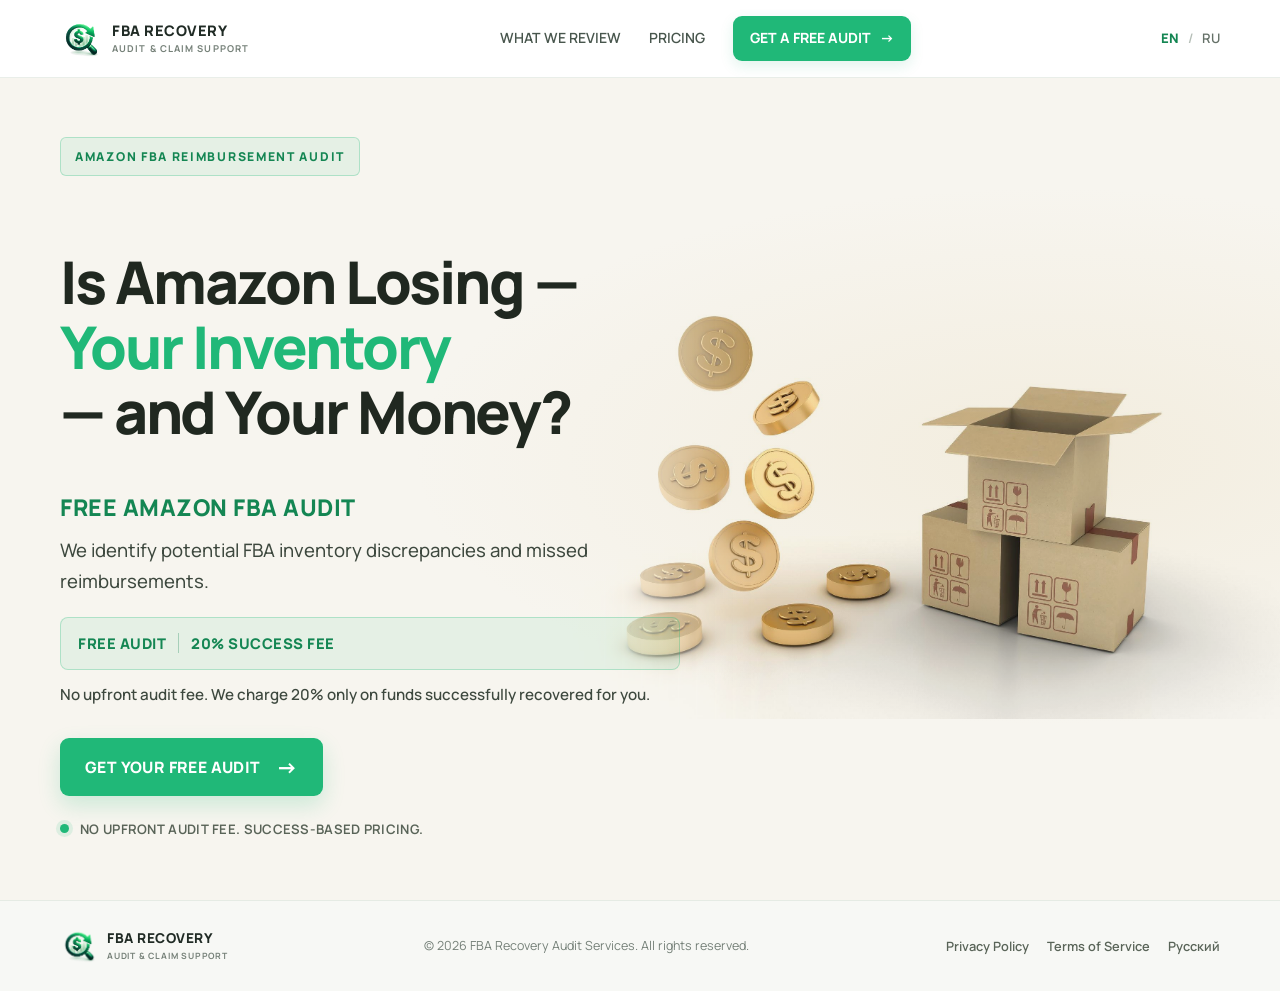
<file: index.html>
<!DOCTYPE html>
<html lang="en">
<head>
  <meta charset="UTF-8">
  <meta name="viewport" content="width=device-width, initial-scale=1.0">

  <title>Amazon FBA Reimbursement Recovery | Free Audit</title>

  <meta
    name="description"
    content="Free Amazon FBA reimbursement audit. We identify potential eligible claims, handle case preparation and follow-up with your authorization, and charge a 20% success fee on recovered reimbursements."
  >

  <meta name="theme-color" content="#101c2c">
  
<link rel="preconnect" href="https://fonts.googleapis.com">
<link rel="preconnect" href="https://fonts.gstatic.com" crossorigin>
<link
  href="https://fonts.googleapis.com/css2?family=Manrope:wght@400;500;600;700;800&display=swap"
  rel="stylesheet"
>


  <link rel="stylesheet" href="Styles/hero.css">
  <link rel="stylesheet" href="style.css">
</head>

<body>


<header class="header">
  <div class="container header__inner">

  
<a href="index.html" class="logo" aria-label="FBA Recovery home">
  <img
    src="images/logo-audit.png"
    alt=""
    class="logo__image"
    aria-hidden="true"
  >

  <span class="logo__text">
    <strong>FBA RECOVERY</strong>
    <small>AUDIT &amp; CLAIM SUPPORT</small>
  </span>
</a>


    <nav class="nav" aria-label="Main navigation">
      <a href="services-process.html">What We Review</a>
      <a href="pricing.html">Pricing</a>
      <a href="contact.html" class="nav__cta">Get a Free Audit <span aria-hidden="true">→</span></a>
    </nav>

    <div class="language-switch" aria-label="Choose language">
      <a href="index.html" class="language-switch__active" aria-current="page">EN</a>
      <span aria-hidden="true">/</span>
      <a href="ru.html">RU</a>
    </div>

  </div>
</header>

 
<main>
  

<section class="hero">
  <div class="container hero__inner">

    <div class="hero__content">

      <span class="eyebrow">
        AMAZON FBA REIMBURSEMENT AUDIT
      </span>

      <h1 class="hero__title">
        Is Amazon Losing — 
        <span> Your Inventory</span>
         — and Your Money?
      </h1>

      
<div class="hero__offer">

  <h2 class="hero__offer-title">
    FREE AMAZON FBA AUDIT
  </h2>

  <p class="hero__offer-description">
    We identify potential FBA inventory discrepancies
    and missed reimbursements.
  </p>

  <div class="hero__pricing">
    <span class="hero__pricing-title">
      FREE AUDIT
    </span>

    <span class="hero__pricing-divider" aria-hidden="true"></span>

    <span class="hero__pricing-title">
      20% SUCCESS FEE
    </span>
  </div>

  <p class="hero__offer-note">
    No upfront audit fee. We charge 20% only on funds
    successfully recovered for you.
  </p>

</div>


      <div class="hero__actions">
        <a href="contact.html" class="button button--primary">
          GET YOUR FREE AUDIT
          <span aria-hidden="true">→</span>
        </a>
      </div>

      <div class="hero__note">
        <span class="status-dot" aria-hidden="true"></span>
        NO UPFRONT AUDIT FEE. SUCCESS-BASED PRICING.
      </div>

    </div>

  </div>
</section>



</main>


<footer class="footer">
  <div class="container footer__inner">

   
<a href="index.html" class="logo logo--footer" aria-label="FBA Recovery home">
  <img
    src="images/logo-audit.png"
    alt="logo"
    class="logo__image"
    aria-hidden="true"
  >

  <span class="logo__text">
    <strong>FBA RECOVERY</strong>
    <small>AUDIT &amp; CLAIM SUPPORT</small>
  </span>
</a>


    <p class="footer__copyright">
      © <span id="year">2026</span>
      FBA Recovery Audit Services. All rights reserved.
    </p>

    <nav class="footer__links" aria-label="Legal information">
      <a href="privacy-policy.html">Privacy Policy</a>
      <a href="terms.html">Terms of Service</a>
      <a href="ru.html">Русский</a>
    </nav>

  </div>
</footer>

  <script>
    document.getElementById("year").textContent =
      new Date().getFullYear();
  </script>

</body>
</html>
</file>
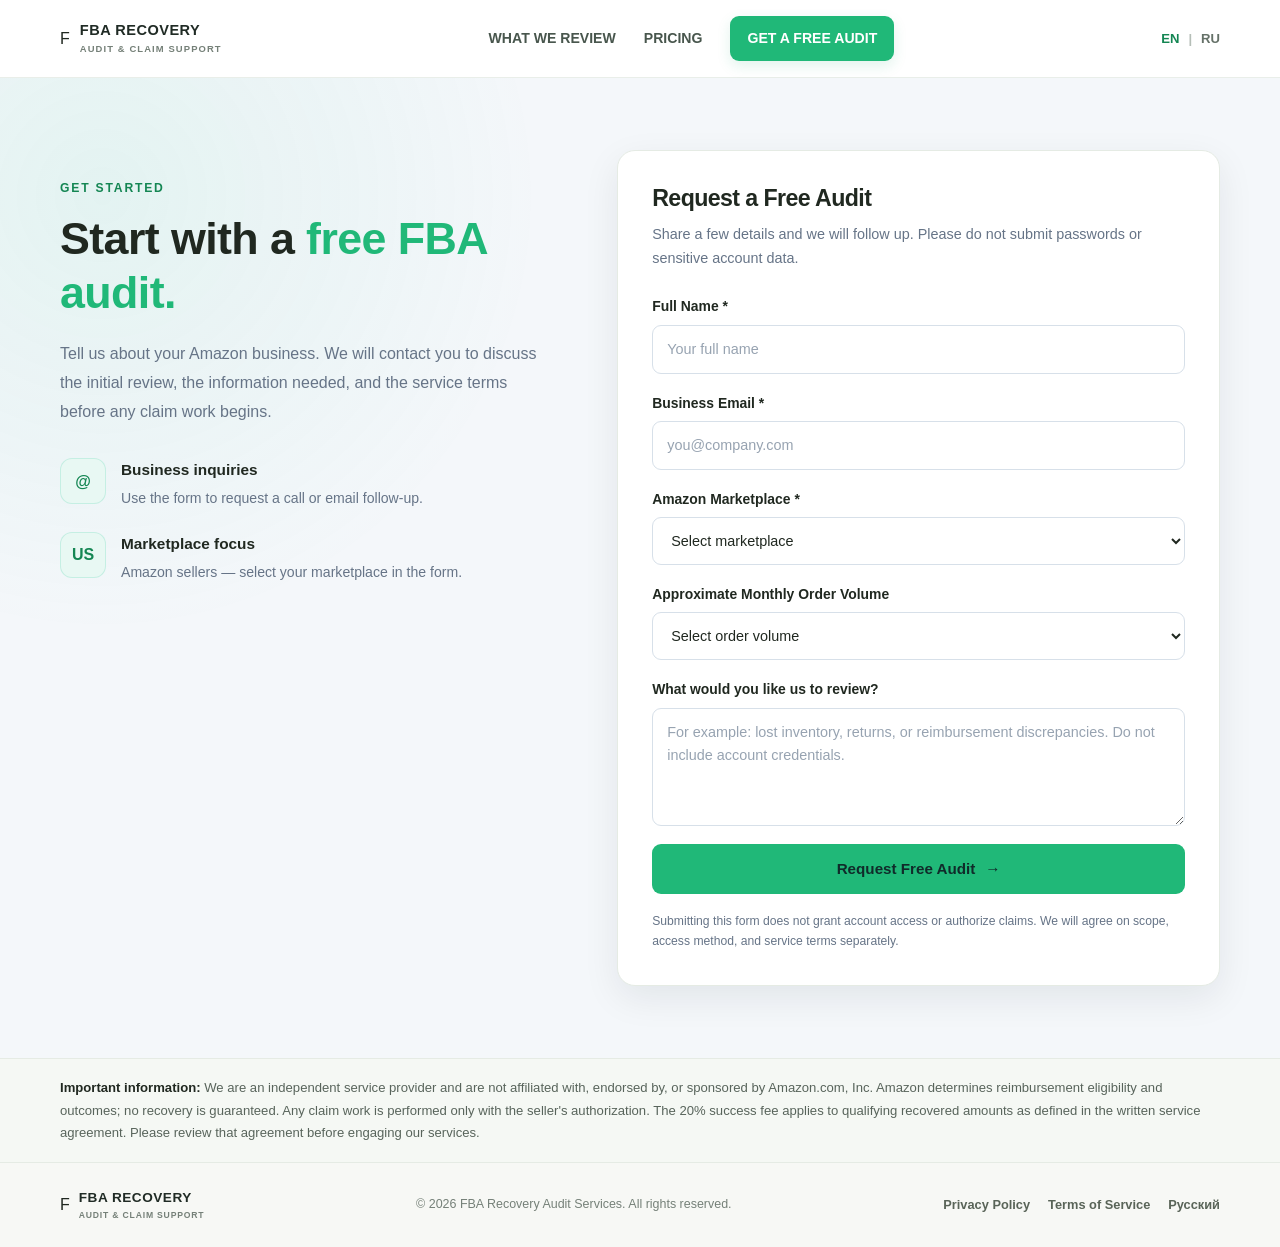
<file: contact.html>
<!DOCTYPE html>
<html lang="en">
<head>
  <meta charset="UTF-8">
  <meta name="viewport" content="width=device-width, initial-scale=1.0">
  <meta
    name="description"
    content="Request a free Amazon FBA reimbursement audit from FBA Recovery."
  >
  <title>Contact Us | FBA Recovery</title>

  <link rel="stylesheet" href="Styles/contact.css">
   <link rel="stylesheet" href="style.css">
  
</head>
<body>
      <header class="header">
    <div class="container header__inner">

      <a href="index.html" class="logo" aria-label="FBA Recovery home">
        <span class="logo__icon">F</span>

        <span class="logo__text">
          <strong>FBA RECOVERY</strong>
          <small>AUDIT &amp; CLAIM SUPPORT</small>
        </span>
      </a>

      <nav class="nav" aria-label="Main navigation">
        <a href="services-process.html">What We Review</a>
        <a href="pricing.html">Pricing</a>
        <a href="contact.html" class="nav__cta">Get a Free Audit</a>
      </nav>

      <div class="language-switch" aria-label="Choose language">
        <a
          href="index.html"
          class="language-switch__active"
          aria-current="page"
        >EN</a>

        <span>|</span>

        <a href="ru.html">RU</a>
      </div>

    </div>
  </header>

  <main>
    <!-- CONTACT -->
    <section class="section contact" id="contact">
      <div class="container contact__grid">

        <div class="contact__content">

          <span class="eyebrow">GET STARTED</span>

          <h2>
            Start with a
            <span>free FBA audit.</span>
          </h2>

          <p class="contact__description">
            Tell us about your Amazon business. We will contact
            you to discuss the initial review, the information
            needed, and the service terms before any claim work begins.
          </p>

          <div class="contact__detail">
            <span class="contact__detail-icon" aria-hidden="true">@</span>

            <div>
              <strong>Business inquiries</strong>
              <p>
                Use the form to request a call or email follow-up.
              </p>
            </div>
          </div>

          <div class="contact__detail">
            <span class="contact__detail-icon" aria-hidden="true">US</span>

            <div>
              <strong>Marketplace focus</strong>
              <p>
                Amazon sellers — select your marketplace in the form.
              </p>
            </div>
          </div>

        </div>

        <form
          class="contact-form"
          name="audit-inquiry"
          method="POST"
          data-netlify="true"
          action="/thank-you.html"
        >
          <input
            type="hidden"
            name="form-name"
            value="audit-inquiry"
          >

          <h3>Request a Free Audit</h3>

          <p class="contact-form__intro">
            Share a few details and we will follow up.
            Please do not submit passwords or sensitive account data.
          </p>

          <div class="form-group">
            <label for="name">Full Name *</label>
            <input
              type="text"
              id="name"
              name="name"
              placeholder="Your full name"
              autocomplete="name"
              required
            >
          </div>

          <div class="form-group">
            <label for="email">Business Email *</label>
            <input
              type="email"
              id="email"
              name="email"
              placeholder="you@company.com"
              autocomplete="email"
              required
            >
          </div>

          <div class="form-group">
            <label for="marketplace">Amazon Marketplace *</label>
            <select id="marketplace" name="marketplace" required>
              <option value="" disabled selected>Select marketplace</option>
              <option value="Amazon US">Amazon US</option>
              <option value="Amazon Canada">Amazon Canada</option>
              <option value="Amazon Europe">Amazon Europe</option>
              <option value="Other">Other</option>
            </select>
          </div>

          <div class="form-group">
            <label for="volume">Approximate Monthly Order Volume</label>
            <select id="volume" name="monthly-order-volume">
              <option value="">Select order volume</option>
              <option value="Under 500">Under 500 orders</option>
              <option value="500-2000">500–2,000 orders</option>
              <option value="2000+">Over 2,000 orders</option>
            </select>
          </div>

          <div class="form-group">
            <label for="message">What would you like us to review?</label>
            <textarea
              id="message"
              name="message"
              rows="4"
              placeholder="For example: lost inventory, returns, or reimbursement discrepancies. Do not include account credentials."
            ></textarea>
          </div>

          <button
            type="submit"
            class="button button--primary button--full"
          >
            Request Free Audit
            <span aria-hidden="true">→</span>
          </button>

          <p class="contact-form__privacy">
            Submitting this form does not grant account access
            or authorize claims. We will agree on scope, access
            method, and service terms separately.
          </p>

        </form>

      </div>
    </section>
  </main>

  
    <!-- DISCLAIMER -->
    <section class="disclaimer">
      <div class="container">

        <p>
          <strong>Important information:</strong>
          We are an independent service provider and are not
          affiliated with, endorsed by, or sponsored by Amazon.com, Inc.
          Amazon determines reimbursement eligibility and outcomes;
          no recovery is guaranteed. Any claim work is performed only
          with the seller's authorization. The 20% success fee applies
          to qualifying recovered amounts as defined in the written
          service agreement. Please review that agreement before
          engaging our services.
        </p>

      </div>
    </section>

  </main>



  <!-- FOOTER -->
  <footer class="footer">
    <div class="container footer__inner">

      <a
        href="index.html"
        class="logo logo--footer"
        aria-label="FBA Recovery home"
      >
        <span class="logo__icon">F</span>

        <span class="logo__text">
          <strong>FBA RECOVERY</strong>
          <small>AUDIT &amp; CLAIM SUPPORT</small>
        </span>
      </a>


      <p class="footer__copyright">
        © <span id="year">2026</span>
        FBA Recovery Audit Services. All rights reserved.
      </p>


      <div class="footer__links">
        <a href="privacy-policy.html">Privacy Policy</a>
        <a href="terms.html">Terms of Service</a>
        <a href="ru.html">Русский</a>
      </div>

    </div>
  </footer>


</body>
</html>
</file>
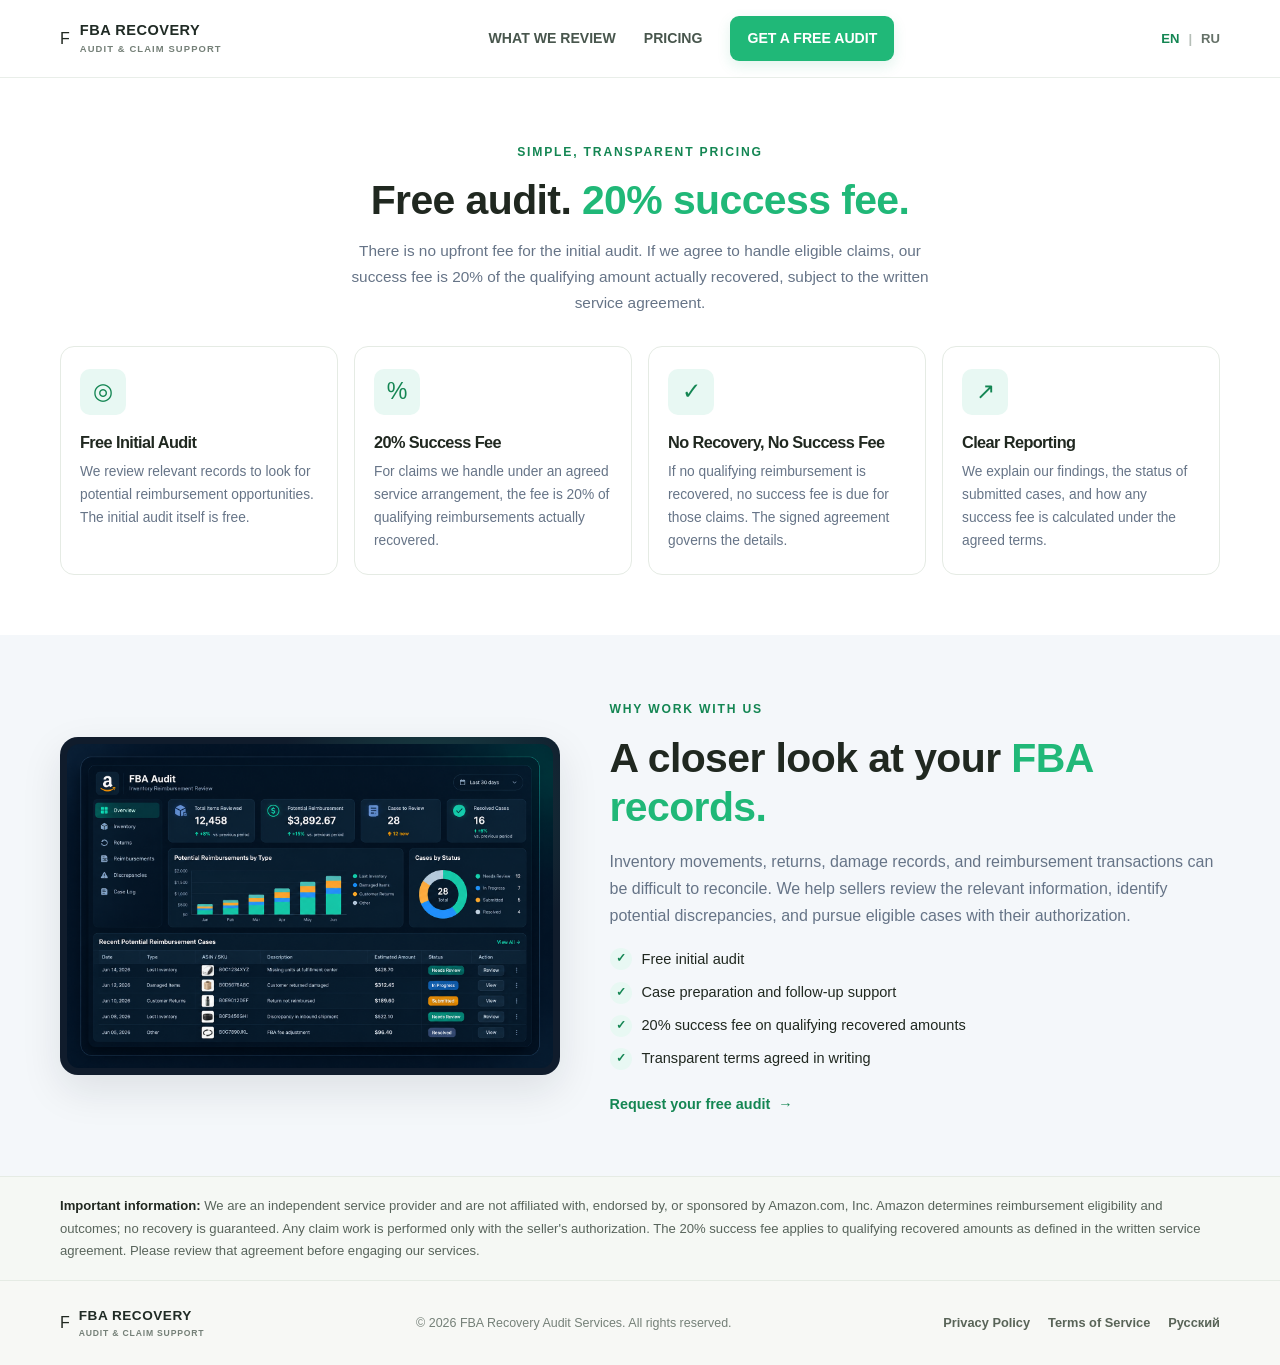
<file: pricing.html>
<!DOCTYPE html>
<html lang="en">
<head>
  <meta charset="UTF-8">
  <meta name="viewport" content="width=device-width, initial-scale=1.0">
  <meta name="description" content="Learn about FBA Recovery pricing, our free initial audit, and how we help Amazon sellers identify potential reimbursements.">
  <title>Pricing &amp; About | FBA Recovery</title>

  <link rel="stylesheet" href="Styles/pricing.css">
  <link rel="stylesheet" href="style.css">
</head>
<body>
    
      <header class="header">
    <div class="container header__inner">

      <a href="index.html" class="logo" aria-label="FBA Recovery home">
        <span class="logo__icon">F</span>

        <span class="logo__text">
          <strong>FBA RECOVERY</strong>
          <small>AUDIT &amp; CLAIM SUPPORT</small>
        </span>
      </a>

      <nav class="nav" aria-label="Main navigation">
        <a href="services-process.html">What We Review</a>
        <a href="pricing.html">Pricing</a>
        <a href="contact.html" class="nav__cta">Get a Free Audit</a>
      </nav>

      <div class="language-switch" aria-label="Choose language">
        <a
          href="index.html"
          class="language-switch__active"
          aria-current="page"
        >EN</a>

        <span>|</span>

        <a href="ru.html">RU</a>
      </div>

    </div>
  </header>
  <main>

    <!-- PRICING -->
    <section class="section services" id="pricing">
      <div class="container">

        <div class="section-heading section-heading--center">
          <span class="eyebrow">SIMPLE, TRANSPARENT PRICING</span>

          <h2>
            Free audit.
            <span>20% success fee.</span>
          </h2>

          <p>
            There is no upfront fee for the initial audit.
            If we agree to handle eligible claims, our success
            fee is 20% of the qualifying amount actually recovered,
            subject to the written service agreement.
          </p>
        </div>

        <div class="services__grid">

          <article class="service-card">
            <div class="service-card__icon" aria-hidden="true">◎</div>

            <h3>Free Initial Audit</h3>

            <p>
              We review relevant records to look for potential
              reimbursement opportunities. The initial audit
              itself is free.
            </p>
          </article>

          <article class="service-card">
            <div class="service-card__icon" aria-hidden="true">%</div>

            <h3>20% Success Fee</h3>

            <p>
              For claims we handle under an agreed service
              arrangement, the fee is 20% of qualifying
              reimbursements actually recovered.
            </p>
          </article>

          <article class="service-card">
            <div class="service-card__icon" aria-hidden="true">✓</div>

            <h3>No Recovery, No Success Fee</h3>

            <p>
              If no qualifying reimbursement is recovered,
              no success fee is due for those claims.
              The signed agreement governs the details.
            </p>
          </article>

          <article class="service-card">
            <div class="service-card__icon" aria-hidden="true">↗</div>

            <h3>Clear Reporting</h3>

            <p>
              We explain our findings, the status of submitted
              cases, and how any success fee is calculated
              under the agreed terms.
            </p>
          </article>

        </div>
      </div>
    </section>

    <!-- ABOUT -->
    <section class="section about" id="about">
      <div class="container about__grid">

        <div class="about__visual">
          <img
            src="images/Audit.png"
            alt="Illustrative dashboard for an Amazon FBA inventory reimbursement audit"
            class="about__image"
            loading="lazy"
          >
        </div>

        <div class="about__content">

          <span class="eyebrow">WHY WORK WITH US</span>

          <h2>
            A closer look at your
            <span>FBA records.</span>
          </h2>

          <p>
            Inventory movements, returns, damage records, and
            reimbursement transactions can be difficult to reconcile.
            We help sellers review the relevant information, identify
            potential discrepancies, and pursue eligible cases
            with their authorization.
          </p>

          <ul class="benefits-list">
            <li>
              <span class="benefits-list__check" aria-hidden="true">✓</span>
              Free initial audit
            </li>

            <li>
              <span class="benefits-list__check" aria-hidden="true">✓</span>
              Case preparation and follow-up support
            </li>

            <li>
              <span class="benefits-list__check" aria-hidden="true">✓</span>
              20% success fee on qualifying recovered amounts
            </li>

            <li>
              <span class="benefits-list__check" aria-hidden="true">✓</span>
              Transparent terms agreed in writing
            </li>
          </ul>

          <a href="#contact" class="text-link">
            Request your free audit
            <span aria-hidden="true">→</span>
          </a>

        </div>
      </div>
    </section>

  </main>

  
    <!-- DISCLAIMER -->
    <section class="disclaimer">
      <div class="container">

        <p>
          <strong>Important information:</strong>
          We are an independent service provider and are not
          affiliated with, endorsed by, or sponsored by Amazon.com, Inc.
          Amazon determines reimbursement eligibility and outcomes;
          no recovery is guaranteed. Any claim work is performed only
          with the seller's authorization. The 20% success fee applies
          to qualifying recovered amounts as defined in the written
          service agreement. Please review that agreement before
          engaging our services.
        </p>

      </div>
    </section>

  </main>



  <!-- FOOTER -->
  <footer class="footer">
    <div class="container footer__inner">

      <a
        href="index.html"
        class="logo logo--footer"
        aria-label="FBA Recovery home"
      >
        <span class="logo__icon">F</span>

        <span class="logo__text">
          <strong>FBA RECOVERY</strong>
          <small>AUDIT &amp; CLAIM SUPPORT</small>
        </span>
      </a>


      <p class="footer__copyright">
        © <span id="year">2026</span>
        FBA Recovery Audit Services. All rights reserved.
      </p>


      <div class="footer__links">
        <a href="privacy-policy.html">Privacy Policy</a>
        <a href="terms.html">Terms of Service</a>
        <a href="ru.html">Русский</a>
      </div>

    </div>
  </footer>


</body>
</html>
</file>
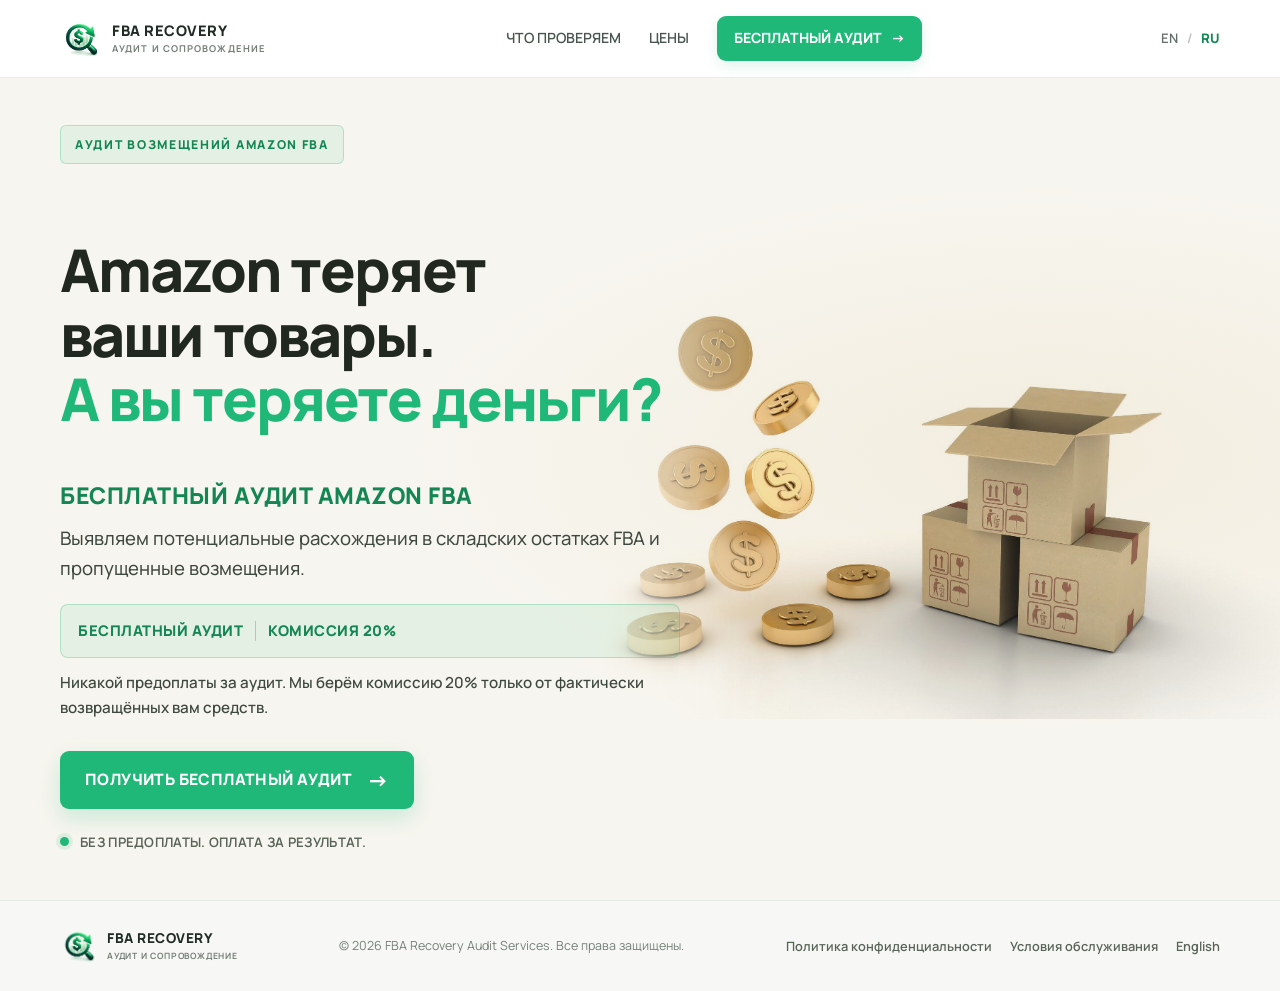
<file: ru.html>
<!DOCTYPE html>
<html lang="ru">
<head>
  <meta charset="UTF-8">
  <meta name="viewport" content="width=device-width, initial-scale=1.0">

  <title>Возврат средств Amazon FBA | Бесплатный аудит</title>

  <meta
    name="description"
    content="Бесплатный аудит возмещений Amazon FBA. Выявляем потенциальные расхождения в складских остатках и пропущенные возмещения, помогаем подготовить обращения и сопровождаем их рассмотрение с вашего разрешения. Комиссия — 20% от фактически возвращённых средств."
  >

  <meta name="theme-color" content="#101c2c">

  <link rel="preconnect" href="https://fonts.googleapis.com">
  <link rel="preconnect" href="https://fonts.gstatic.com" crossorigin>

  <link
    href="https://fonts.googleapis.com/css2?family=Manrope:wght@400;500;600;700;800&display=swap"
    rel="stylesheet"
  >

  <link rel="stylesheet" href="Styles/hero.css">
  <link rel="stylesheet" href="style.css">
</head>

<body>

<header class="header">
  <div class="container header__inner">

    <a href="ru.html" class="logo" aria-label="Главная — FBA Recovery">
      <img
        src="images/logo-audit.png"
        alt=""
        class="logo__image"
        aria-hidden="true"
      >

      <span class="logo__text">
        <strong>FBA RECOVERY</strong>
        <small>АУДИТ И СОПРОВОЖДЕНИЕ</small>
      </span>
    </a>

    <nav class="nav" aria-label="Главная навигация">
      <a href="services-process.html">Что проверяем</a>
      <a href="pricing.html">Цены</a>
      <a href="contact.html" class="nav__cta">
        Бесплатный аудит
        <span aria-hidden="true">→</span>
      </a>
    </nav>

    <div class="language-switch" aria-label="Выбор языка">
      <a href="index.html">EN</a>
      <span aria-hidden="true">/</span>
      <a
        href="ru.html"
        class="language-switch__active"
        aria-current="page"
      >RU</a>
    </div>

  </div>
</header>

<main>

  <section class="hero">
    <div class="container hero__inner">

      <div class="hero__content">

        <span class="eyebrow">
          АУДИТ ВОЗМЕЩЕНИЙ AMAZON FBA
        </span>

        <h1 class="hero__title">
          Amazon теряет ваши товары. 
          <span>А вы теряете деньги?</span>
        </h1>

        <div class="hero__offer">

          <h2 class="hero__offer-title">
            БЕСПЛАТНЫЙ АУДИТ AMAZON FBA
          </h2>

          <p class="hero__offer-description">
            Выявляем потенциальные расхождения в складских
            остатках FBA и пропущенные возмещения.
          </p>

          <div class="hero__pricing">
            <span class="hero__pricing-title">
              БЕСПЛАТНЫЙ АУДИТ
            </span>

            <span
              class="hero__pricing-divider"
              aria-hidden="true"
            ></span>

            <span class="hero__pricing-title">
              КОМИССИЯ 20%
            </span>
          </div>

          <p class="hero__offer-note">
            Никакой предоплаты за аудит. Мы берём комиссию
            20% только от фактически возвращённых вам средств.
          </p>

        </div>

        <div class="hero__actions">
          <a href="contact.html" class="button button--primary">
            ПОЛУЧИТЬ БЕСПЛАТНЫЙ АУДИТ
            <span aria-hidden="true">→</span>
          </a>
        </div>

        <div class="hero__note">
          <span class="status-dot" aria-hidden="true"></span>
          БЕЗ ПРЕДОПЛАТЫ. ОПЛАТА ЗА РЕЗУЛЬТАТ.
        </div>

      </div>

    </div>
  </section>

</main>

<footer class="footer">
  <div class="container footer__inner">

    <a
      href="ru.html"
      class="logo logo--footer"
      aria-label="Главная — FBA Recovery"
    >
      <img
        src="images/logo-audit.png"
        alt=""
        class="logo__image"
        aria-hidden="true"
      >

      <span class="logo__text">
        <strong>FBA RECOVERY</strong>
        <small>АУДИТ И СОПРОВОЖДЕНИЕ</small>
      </span>
    </a>

    <p class="footer__copyright">
      © <span id="year">2026</span>
      FBA Recovery Audit Services. Все права защищены.
    </p>

    <nav class="footer__links" aria-label="Юридическая информация">
      <a href="privacy-policy.html">Политика конфиденциальности</a>
      <a href="terms.html">Условия обслуживания</a>
      <a href="index.html">English</a>
    </nav>

  </div>
</footer>

<script>
  document.getElementById("year").textContent =
    new Date().getFullYear();
</script>

</body>
</html>
</file>
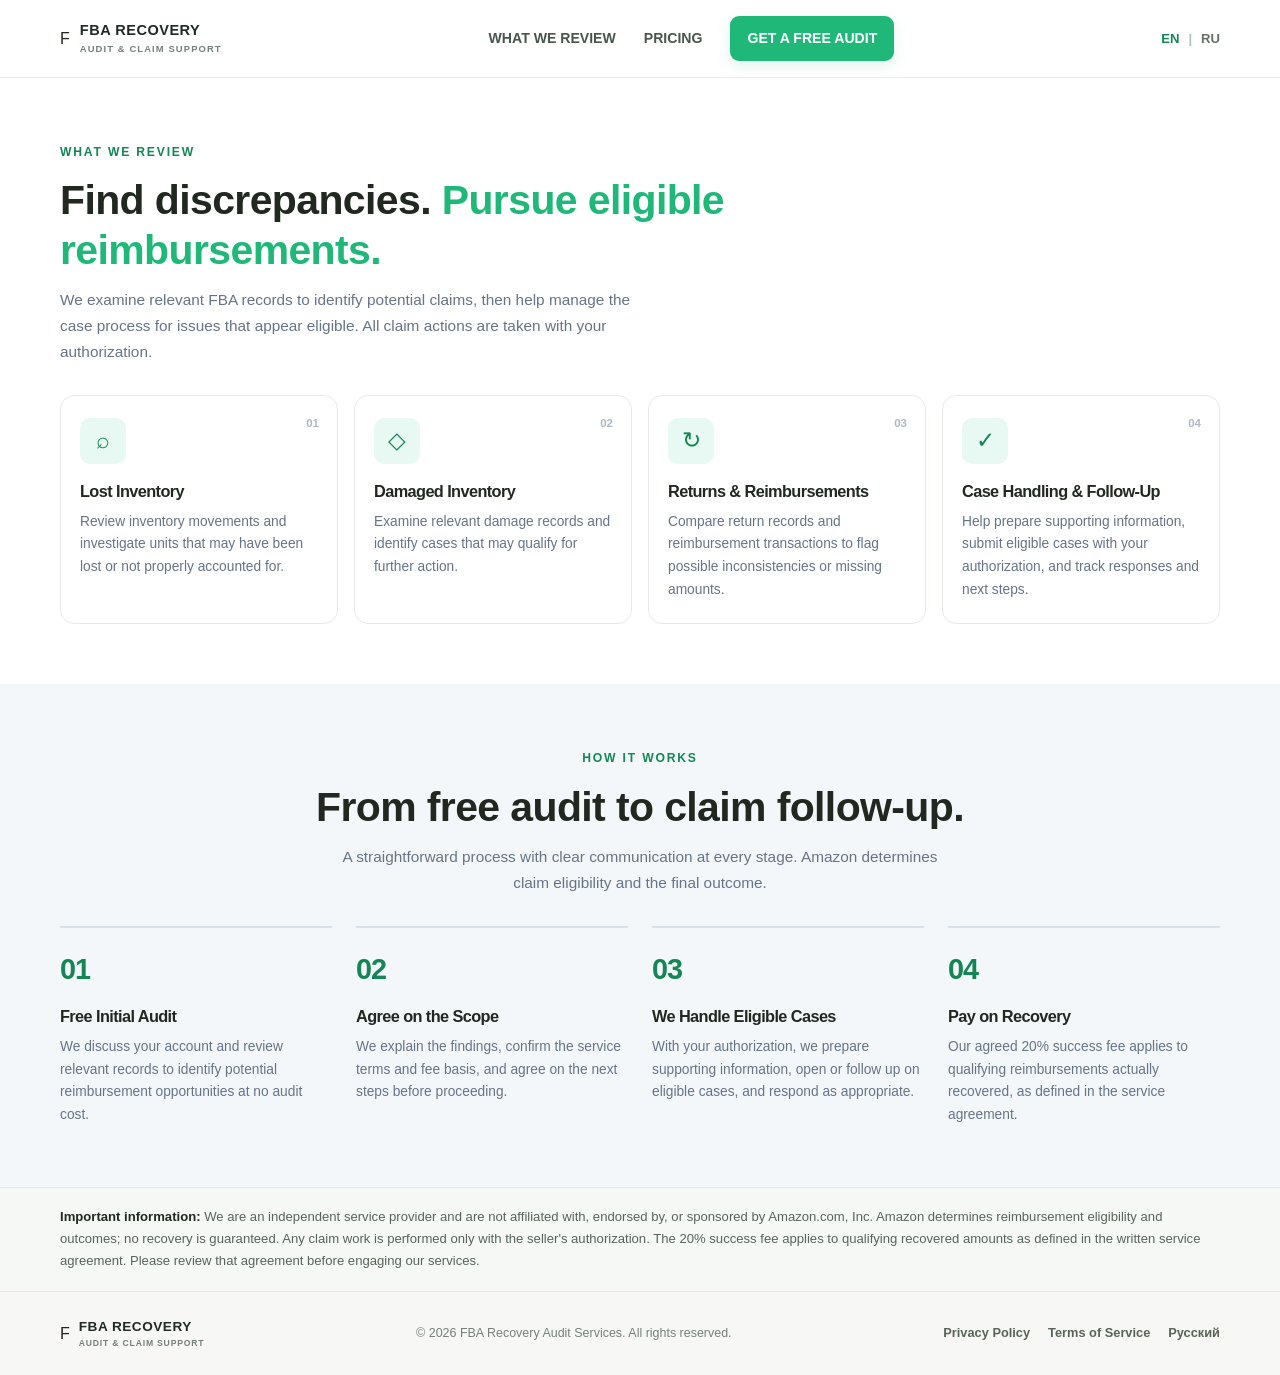
<file: services-process.html>
<!DOCTYPE html>
<html lang="en">
<head>
  <meta charset="UTF-8">
  <meta name="viewport" content="width=device-width, initial-scale=1.0">
  <meta name="description" content="Learn what FBA Recovery reviews and how our Amazon reimbursement process works.">
  <title>Services &amp; Process | FBA Recovery</title>

  <link rel="stylesheet" href="Styles/services-process.css">
  <link rel="stylesheet" href="style.css">
</head>
<body>
    <header class="header">
    <div class="container header__inner">

      <a href="index.html" class="logo" aria-label="FBA Recovery home">
        <span class="logo__icon">F</span>

        <span class="logo__text">
          <strong>FBA RECOVERY</strong>
          <small>AUDIT &amp; CLAIM SUPPORT</small>
        </span>
      </a>

      <nav class="nav" aria-label="Main navigation">
        <a href="services-process.html">What We Review</a>
        <a href="pricing.html">Pricing</a>
        <a href="contact.html" class="nav__cta">Get a Free Audit</a>
      </nav>

      <div class="language-switch" aria-label="Choose language">
        <a
          href="index.html"
          class="language-switch__active"
          aria-current="page"
        >EN</a>

        <span>|</span>

        <a href="ru.html">RU</a>
      </div>

    </div>
  </header>

  <!-- SERVICES + HOW IT WORKS -->
  <main>

    <!-- WHAT WE REVIEW -->
    <section class="section services" id="services">
      <div class="container">

        <div class="section-heading">
          <span class="eyebrow">WHAT WE REVIEW</span>

          <h2>
            Find discrepancies.
            <span>Pursue eligible reimbursements.</span>
          </h2>

          <p>
            We examine relevant FBA records to identify potential
            claims, then help manage the case process for issues
            that appear eligible. All claim actions are taken
            with your authorization.
          </p>
        </div>

        <div class="services__grid">

          <article class="service-card">
            <span class="service-card__number">01</span>
            <div class="service-card__icon" aria-hidden="true">⌕</div>

            <h3>Lost Inventory</h3>
            <p>
              Review inventory movements and investigate units
              that may have been lost or not properly accounted for.
            </p>
          </article>

          <article class="service-card">
            <span class="service-card__number">02</span>
            <div class="service-card__icon" aria-hidden="true">◇</div>

            <h3>Damaged Inventory</h3>
            <p>
              Examine relevant damage records and identify cases
              that may qualify for further action.
            </p>
          </article>

          <article class="service-card">
            <span class="service-card__number">03</span>
            <div class="service-card__icon" aria-hidden="true">↻</div>

            <h3>Returns &amp; Reimbursements</h3>
            <p>
              Compare return records and reimbursement transactions
              to flag possible inconsistencies or missing amounts.
            </p>
          </article>

          <article class="service-card">
            <span class="service-card__number">04</span>
            <div class="service-card__icon" aria-hidden="true">✓</div>

            <h3>Case Handling &amp; Follow-Up</h3>
            <p>
              Help prepare supporting information, submit eligible
              cases with your authorization, and track responses
              and next steps.
            </p>
          </article>

        </div>
      </div>
    </section>

    <!-- HOW IT WORKS -->
    <section class="section process" id="process">
      <div class="container">

        <div class="section-heading section-heading--center">
          <span class="eyebrow">HOW IT WORKS</span>

          <h2>From free audit to claim follow-up.</h2>

          <p>
            A straightforward process with clear communication
            at every stage. Amazon determines claim eligibility
            and the final outcome.
          </p>
        </div>

        <div class="process__grid">

          <article class="process-step">
            <span class="process-step__number">01</span>

            <h3>Free Initial Audit</h3>
            <p>
              We discuss your account and review relevant records
              to identify potential reimbursement opportunities
              at no audit cost.
            </p>
          </article>

          <article class="process-step">
            <span class="process-step__number">02</span>

            <h3>Agree on the Scope</h3>
            <p>
              We explain the findings, confirm the service terms
              and fee basis, and agree on the next steps before
              proceeding.
            </p>
          </article>

          <article class="process-step">
            <span class="process-step__number">03</span>

            <h3>We Handle Eligible Cases</h3>
            <p>
              With your authorization, we prepare supporting
              information, open or follow up on eligible cases,
              and respond as appropriate.
            </p>
          </article>

          <article class="process-step">
            <span class="process-step__number">04</span>

            <h3>Pay on Recovery</h3>
            <p>
              Our agreed 20% success fee applies to qualifying
              reimbursements actually recovered, as defined
              in the service agreement.
            </p>
          </article>

        </div>
      </div>
    </section>

  </main>

  
    <!-- DISCLAIMER -->
    <section class="disclaimer">
      <div class="container">

        <p>
          <strong>Important information:</strong>
          We are an independent service provider and are not
          affiliated with, endorsed by, or sponsored by Amazon.com, Inc.
          Amazon determines reimbursement eligibility and outcomes;
          no recovery is guaranteed. Any claim work is performed only
          with the seller's authorization. The 20% success fee applies
          to qualifying recovered amounts as defined in the written
          service agreement. Please review that agreement before
          engaging our services.
        </p>

      </div>
    </section>

  </main>



  <!-- FOOTER -->
  <footer class="footer">
    <div class="container footer__inner">

      <a
        href="index.html"
        class="logo logo--footer"
        aria-label="FBA Recovery home"
      >
        <span class="logo__icon">F</span>

        <span class="logo__text">
          <strong>FBA RECOVERY</strong>
          <small>AUDIT &amp; CLAIM SUPPORT</small>
        </span>
      </a>


      <p class="footer__copyright">
        © <span id="year">2026</span>
        FBA Recovery Audit Services. All rights reserved.
      </p>


      <div class="footer__links">
        <a href="privacy-policy.html">Privacy Policy</a>
        <a href="terms.html">Terms of Service</a>
        <a href="ru.html">Русский</a>
      </div>

    </div>
  </footer>


</body>
</html>
</file>
<file: Styles/hero.css>
/* =========================================
   FBA RECOVERY — HERO SECTION
========================================= */

:root {
  --hero-bg: #f7f5ef;
  --hero-text: #202820;
  --hero-muted: #596458;
  --hero-green: #20b878;
  --hero-green-hover: #179b63;
}

/* =========================================
   DESKTOP — Text left, image right
========================================= */

.hero {
  position: relative;
  isolation: isolate;
  display: flex;
  align-items: center;

  height: calc(100vh - var(--header-height));
  height: calc(100svh - var(--header-height));
  min-height: 0;

  padding: clamp(18px, 3vh, 38px) 0;
  overflow: hidden;

  background:
    radial-gradient(
      ellipse at 82% 46%,
      rgba(224, 202, 151, 0.19),
      transparent 43%
    ),
    var(--hero-bg);

  color: var(--hero-text);
}

/* Desktop image */

.hero::before {
  content: "";
  position: absolute;
  z-index: -1;
  top: 3%;
  right: -3%;

  width: 64%;
  height: 94%;

  background-image: url("../images/money.jpg");
  background-repeat: no-repeat;
  background-position: center;
  background-size: contain;

  opacity: 0.96;
  mix-blend-mode: multiply;
  pointer-events: none;

  -webkit-mask-image:
    linear-gradient(
      to right,
      transparent 0%,
      rgba(0, 0, 0, 0.15) 12%,
      #000 33%,
      #000 100%
    ),
    linear-gradient(
      to bottom,
      transparent 0%,
      #000 10%,
      #000 84%,
      transparent 100%
    );

  -webkit-mask-composite: source-in;

  mask-image:
    linear-gradient(
      to right,
      transparent 0%,
      rgba(0, 0, 0, 0.15) 12%,
      #000 33%,
      #000 100%
    ),
    linear-gradient(
      to bottom,
      transparent 0%,
      #000 10%,
      #000 84%,
      transparent 100%
    );

  mask-composite: intersect;
}

/* Layout */

.hero__inner {
  position: relative;
  z-index: 1;

  width: min(1160px, calc(100% - 48px));
  margin-inline: auto;
}

.hero__content {
  width: min(100%, 730px);
}

/* Small label */

.hero .eyebrow {
  display: inline-flex;
  align-items: center;
  gap: 9px;

  margin-bottom: 25px;
  padding: 10px 14px;

  border: 1px solid rgba(32, 184, 120, 0.28);
  border-radius: 6px;

  background: rgba(32, 184, 120, 0.08);
  color: #148653;

  font-size: 0.76rem;
  font-weight: 800;
  letter-spacing: 1.7px;
  line-height: 1.4;
}

/* Main headline */

.hero__title {
  max-width: 760px;

  font-size: clamp(2.8rem, 4.6vw, 4.35rem);
  font-weight: 850;
  line-height: 1.1;
  letter-spacing: -2px;

  color: var(--hero-text);
  text-wrap: balance;
}

.hero__title span {
  display: block;
  color: var(--hero-green);
}

/* Main description */


.hero__description {
  max-width: 620px;
  margin-top: 27px;

  color: #3d483e;
  font-size: clamp(1.2rem, 1.65vw, 1.4rem);
  font-weight: 450;
  line-height: 1.75;
}


/* Supporting message */

.hero__supporting {
  display: flex;
  flex-direction: column;
  gap: 5px;

  margin-top: 23px;

  color: var(--hero-text);
  font-size: clamp(1rem, 1.4vw, 1.2rem);
  font-weight: 800;
  line-height: 1.6;
  letter-spacing: 0.15px;
}

.hero__supporting span {
  color: #148653;
}

/* CTA */

.hero__actions {
  display: flex;
  margin-top: 31px;
}

.hero__actions .button--primary {
  display: inline-flex;
  align-items: center;
  justify-content: center;
  gap: 15px;

  min-height: 58px;
  padding: 16px 25px;

  border: 0;
  border-radius: 9px;

  background: var(--hero-green);
  color: #fff;

  font-size: 0.98rem;
  font-weight: 800;
  letter-spacing: 0.4px;

  box-shadow: 0 9px 22px rgba(32, 184, 120, 0.2);

  transition:
    background 0.2s ease,
    transform 0.2s ease,
    box-shadow 0.2s ease;
}

.hero__actions .button--primary:hover {
  background: var(--hero-green-hover);
  transform: translateY(-2px);
  box-shadow: 0 12px 26px rgba(32, 184, 120, 0.26);
}

.hero__actions .button--primary span {
  font-size: 1.35rem;
  line-height: 1;
}

/* Pricing note */

.hero__note {
  display: flex;
  align-items: flex-start;
  gap: 11px;

  max-width: 530px;
  margin-top: 22px;

  color: #596458;
  font-size: 0.82rem;
  font-weight: 650;
  line-height: 1.7;
  letter-spacing: 0.3px;
}

.hero__note .status-dot {
  flex: 0 0 9px;

  width: 9px;
  height: 9px;
  margin-top: 6px;

  border-radius: 50%;
  background: var(--hero-green);

  box-shadow: 0 0 0 4px rgba(32, 184, 120, 0.12);
}


/* =========================================
   TABLET & MOBILE — Header + Hero = 100vh
========================================= */

@media (max-width: 1200px) {
  .hero {
    position: relative;
    display: block;

    /* Header + Hero = viewport height */
    height: calc(100vh - var(--header-height));
    height: calc(100svh - var(--header-height));

    min-height: 0;
    box-sizing: border-box;

    /* Reserve space for the image at the bottom */
    padding: 34px 0 33svh;

    overflow: hidden;
  }

  .hero__inner {
    position: relative;
    z-index: 1;

    width: calc(100% - 36px);
    max-width: 760px;
    margin-inline: auto;
  }

  .hero__content {
    width: 100%;
    max-width: none;
  }

  /* Image anchored to the bottom of Hero */
  .hero::before {
    content: "";
    position: absolute;

    top: auto;
    right: 0;
    bottom: 0;
    left: 0;

    z-index: 0;

    width: 100%;
    height: 33svh;
    min-height: 0;
    max-height: 320px;

    margin: 0;

    background-image: url("../images/money.jpg");
    background-position: center bottom;
    background-repeat: no-repeat;
    background-size: contain;

    opacity: 1;
    mix-blend-mode: multiply;
    pointer-events: none;

    -webkit-mask-image: linear-gradient(
      to bottom,
      transparent 0%,
      #000 12%,
      #000 90%,
      transparent 100%
    );

    mask-image: linear-gradient(
      to bottom,
      transparent 0%,
      #000 12%,
      #000 90%,
      transparent 100%
    );
  }
}

/* =========================================
   TABLET — Typography
========================================= */

@media (min-width: 651px) and (max-width: 1000px) {
  .hero {
    padding-top: 40px;
    padding-bottom: 33svh;
  }

  .hero__inner {
    width: calc(100% - 48px);
  }

  .hero__content {
    max-width: 700px;
  }

  .hero .eyebrow {
    margin-bottom: 21px;
    padding: 8px 10px;
    font-size: 0.7rem;
    letter-spacing: 1.2px;
  }

  .hero__title {
    max-width: 680px;
    font-size: clamp(2.4rem, 5.2vw, 3.6rem);
    line-height: 1.12;
    letter-spacing: -1.3px;
  }

  .hero__description {
    margin-top: 20px;
    font-size: 1.05rem;
    line-height: 1.6;
  }

  .hero__supporting {
    margin-top: 16px;
    font-size: 1rem;
    line-height: 1.5;
  }

  .hero__actions {
    margin-top: 20px;
  }

  .hero__note {
    margin-top: 14px;
    font-size: 0.76rem;
    line-height: 1.5;
  }
}

/* =========================================
   MOBILE — Typography
========================================= */

@media (max-width: 650px) {
  .hero {
    padding-top: 28px;
    padding-bottom: 33svh;
  }

  .hero__inner {
    width: calc(100% - 36px);
  }

  .hero .eyebrow {
    margin-bottom: 16px;
    padding: 7px 9px;
    font-size: 0.62rem;
    letter-spacing: 1px;
  }

  .hero__title {
    max-width: 100%;
    font-size: clamp(2rem, 8vw, 3rem);
    line-height: 1.1;
    letter-spacing: -1px;
    text-wrap: initial;
  }

  .hero__title span {
    margin-top: 4px;
  }

  .hero__description {
    margin-top: 16px;
    font-size: 0.98rem;
    line-height: 1.5;
  }

  .hero__supporting {
    gap: 4px;
    margin-top: 14px;
    font-size: 0.94rem;
    line-height: 1.45;
  }

  .hero__actions {
    margin-top: 18px;
  }

  .hero__actions .button--primary {
    width: 100%;
    min-height: 52px;
    padding: 13px 15px;
    font-size: 0.88rem;
  }

  .hero__note {
    gap: 9px;
    margin-top: 12px;
    font-size: 0.72rem;
    line-height: 1.45;
  }
}

/* =========================================
   SMALL PHONES
========================================= */

@media (max-width: 380px) {
  .hero__inner {
    width: calc(100% - 30px);
  }

  .hero__title {
    font-size: 1.9rem;
    letter-spacing: -0.8px;
  }

  .hero__description {
    font-size: 0.92rem;
  }

  .hero__supporting {
    font-size: 0.88rem;
  }

  .hero__note {
    font-size: 0.68rem;
  }
}




/* =========================================
   HERO — FREE AUDIT OFFER
========================================= */

.hero__offer {
  max-width: 620px;
  margin-top: 27px;
}

/* Offer heading */

.hero__offer-title {
  margin: 0;

  color: #148653;
  font-size: clamp(1.25rem, 1.8vw, 1.55rem);
  font-weight: 850;
  line-height: 1.3;
  letter-spacing: 0.5px;
}

/* Offer description */

.hero__offer-description {
  margin-top: 12px;

  color: #3d483e;
  font-size: clamp(1.1rem, 1.45vw, 1.25rem);
  font-weight: 450;
  line-height: 1.65;
}

/* Pricing highlight */

.hero__pricing {
  display: flex;
  align-items: center;
  flex-wrap: wrap;
  gap: 12px;

  margin-top: 20px;
  padding: 14px 17px;

  border: 1px solid rgba(32, 184, 120, 0.28);
  border-radius: 8px;

  background: rgba(32, 184, 120, 0.08);
}

.hero__pricing-title {
  color: #148653;
  font-size: 0.92rem;
  font-weight: 850;
  letter-spacing: 0.5px;
}

.hero__pricing-divider {
  width: 1px;
  height: 20px;
  background: rgba(20, 134, 83, 0.3);
}

/* Pricing explanation */

.hero__offer-note {
  margin-top: 12px;

  color: #3d483e;
  font-size: 0.95rem;
  font-weight: 550;
  line-height: 1.65;
}

/* =========================================
   TABLET
========================================= */

@media (min-width: 651px) and (max-width: 1000px) {
  .hero__offer {
    margin-top: 22px;
  }

  .hero__offer-description {
    font-size: 1.08rem;
  }

  .hero__pricing {
    margin-top: 16px;
  }

  .hero__offer-note {
    font-size: 0.88rem;
  }
}

/* =========================================
   MOBILE HERO — COMPACT & READABLE
========================================= */

@media (max-width: 650px) {
  .hero {
    position: relative;
    display: block;

    /* Header + Hero = at least one screen */
    height: auto;
    min-height: calc(100vh - var(--header-height));
    min-height: calc(100svh - var(--header-height));

    /* Remove excessive empty space */
    padding: 20px 0 24px;
    overflow: hidden;
    isolation: isolate;
  }

  /* Content positioning */
  .hero__inner {
    position: relative;
    z-index: 2;
    width: calc(100% - 36px);
    margin-inline: auto;
  }

  .hero__content {
    width: 100%;
    max-width: none;
  }

  /* Eyebrow */
  .hero .eyebrow {
    margin-bottom: 17px;
    padding: 7px 10px;
    font-size: 0.64rem;
    letter-spacing: 0.9px;
    line-height: 1.4;
  }

  /* Main heading */
  .hero__title {
    max-width: 100%;
    font-size: clamp(2rem, 7.8vw, 2.7rem);
    line-height: 1.08;
    letter-spacing: -1.1px;
    text-wrap: balance;
  }

  .hero__title span {
    margin-top: 3px;
  }

  /* Offer heading */
  .hero__offer-title {
    margin-top: 18px;
    margin-bottom: 9px;
    color: #087747;
    font-size: clamp(1.05rem, 4.5vw, 1.3rem);
    line-height: 1.3;
  }

  /* Offer description */
  .hero__offer-description {
    margin-top: 0;
    margin-bottom: 14px;
    color: #354139;
    font-size: 0.98rem;
    font-weight: 500;
    line-height: 1.5;
  }

  /* Free audit / success fee */
  .hero__pricing {
    display: flex;
    align-items: center;
    flex-wrap: wrap;
    gap: 8px;
    margin-top: 12px;
    padding: 10px 12px;
  }

  .hero__pricing-title {
    font-size: 0.8rem;
    line-height: 1.4;
  }

  /* Commission explanation */
  .hero__offer-note {
    margin-top: 10px;
    margin-bottom: 0;
    color: #303a32;
    font-size: 0.88rem;
    font-weight: 500;
    line-height: 1.5;
  }

  /* Main CTA */
  .hero__actions {
    display: flex;
    margin-top: 19px;
  }

  .hero__actions .button--primary {
    width: 100%;
    min-height: 52px;
    padding: 13px 14px;
    font-size: 0.9rem;
  }

  /* Trust note */
  .hero__note {
    margin-top: 12px;
    color: #374139;
    font-size: 0.7rem;
    line-height: 1.5;
  }

  /* Blurred, subtle background image */
  .hero::before {
    top: auto;
    right: -3%;
    bottom: 0;
    left: -3%;

    z-index: 0;
    width: 106%;
    height: 30%;
    min-height: 170px;
    max-height: 260px;

    background-image: url("../images/money.jpg");
    background-repeat: no-repeat;
    background-position: center bottom;
    background-size: contain;

    opacity: 0.52;
    
    transform: scale(1.03);
    mix-blend-mode: multiply;

    -webkit-mask-image: linear-gradient(
      to bottom,
      transparent 0%,
      #000 18%,
      #000 78%,
      transparent 100%
    );

    mask-image: linear-gradient(
      to bottom,
      transparent 0%,
      #000 18%,
      #000 78%,
      transparent 100%
    );
  }
}

/* Extra-small phones */
@media (max-width: 380px) {
  .hero__inner {
    width: calc(100% - 30px);
  }

  .hero {
    padding-top: 16px;
    padding-bottom: 20px;
  }

  .hero__title {
    font-size: 1.95rem;
    letter-spacing: -0.8px;
  }

  .hero__offer-title {
    font-size: 1rem;
  }

  .hero__offer-description {
    font-size: 0.93rem;
  }

  .hero__offer-note {
    font-size: 0.84rem;
  }

  .hero__actions .button--primary {
    font-size: 0.84rem;
  }
}
</file>
<file: style.css>
/* =========================================
   FBA RECOVERY — GLOBAL STYLES
========================================= */

:root {
  --color-text: #202820;
  --color-white: #ffffff;
  --color-primary: #20b878;
  --color-primary-dark: #148653;
  --color-border: #e5ebe4;

  --container-width: 1160px;
  --header-height: 78px;
}

*,
*::before,
*::after {
  box-sizing: border-box;
}

html {
  min-height: 100%;
  scroll-behavior: smooth;
  scroll-padding-top: var(--header-height);
}

body {
  min-height: 100%;
  margin: 0;
  font-family: "Manrope", sans-serif;
  color: var(--color-text);
  background: var(--color-white);
  line-height: 1.6;
  -webkit-font-smoothing: antialiased;
  text-rendering: optimizeLegibility;
}

a {
  color: inherit;
  text-decoration: none;
}

button,
input,
select,
textarea {
  font: inherit;
  -webkit-tap-highlight-color: transparent;
}

button:focus-visible,
a:focus-visible,
input:focus-visible,
select:focus-visible,
textarea:focus-visible {
  outline: 3px solid rgba(32, 184, 120, 0.55);
  outline-offset: 3px;
}

img {
  display: block;
  max-width: 100%;
}

.container {
  width: min(
    var(--container-width),
    calc(100% - 48px)
  );
  margin-inline: auto;
}

/* =========================================
   HEADER
========================================= */

.header {
  position: relative;
  z-index: 100;
  height: var(--header-height);
  background: rgba(255, 255, 255, 0.96);
  border-bottom: 1px solid #e9eee9;
  backdrop-filter: blur(16px);
  -webkit-backdrop-filter: blur(16px);
}

.header__inner {
  display: flex;
  align-items: center;
  justify-content: space-between;
  gap: 24px;
  height: 100%;
  min-height: 0;
}

/* =========================================
   LOGO
========================================= */

.logo {
  display: inline-flex;
  align-items: center;
  gap: 10px;
  flex-shrink: 0;
  text-decoration: none;
}

/* Logo image */

.logo__image {
  display: block;
  flex: 0 0 42px;
  width: 42px;
  height: 42px;
  object-fit: contain;
}

/* Logo text */

.logo__text {
  display: flex;
  flex-direction: column;
  line-height: 1.3;
}

.logo__text strong {
  color: #202b25;
  font-size: 0.91rem;
  font-weight: 800;
  letter-spacing: 0.5px;
}

.logo__text small {
  margin-top: 3px;
  color: #758078;
  font-size: 0.59rem;
  font-weight: 700;
  letter-spacing: 1.1px;
}

/* Navigation */

.nav {
  display: flex;
  align-items: center;
  gap: 28px;
  text-transform: uppercase;
}

.nav a {
  color: #48564d;
  font-size: 0.88rem;
  font-weight: 600;
  transition: color 0.2s ease, background-color 0.2s ease;
}

.nav a:hover {
  color: var(--color-primary-dark);
}

.nav .nav__cta {
  display: inline-flex;
  align-items: center;
  justify-content: center;
  gap: 9px;
  min-height: 44px;
  padding: 11px 17px;
  border-radius: 9px;
  background: var(--color-primary);
  color: #ffffff;
  font-weight: 750;
  box-shadow: 0 5px 14px rgba(22, 166, 106, 0.13);
  transition:
    background-color 0.2s ease,
    transform 0.2s ease;
}

.nav .nav__cta:hover {
  background: #118653;
  color: #ffffff;
  transform: translateY(-1px);
}

/* Language switch */

.language-switch {
  display: flex;
  align-items: center;
  gap: 9px;
  flex-shrink: 0;
  color: #b5beb7;
  font-size: 0.82rem;
  font-weight: 600;
}

.language-switch a {
  color: #657168;
  transition: color 0.2s ease;
}

.language-switch a:hover,
.language-switch .language-switch__active {
  color: var(--color-primary-dark);
  font-weight: 800;
}

/* =========================================
   DISCLAIMER
========================================= */

.disclaimer {
  padding: 18px 0;
  background: #f5f8f4;
  border-top: 1px solid var(--color-border);
}

.disclaimer p {
  margin: 0;
  color: #58645b;
  font-size: 0.82rem;
  line-height: 1.7;
}

.disclaimer strong {
  color: var(--color-text);
}



/* =========================================
   MOBILE HEADER
========================================= */

@media (max-width: 760px) {
  :root {
    --header-height: 104px;
  }

  .container {
    width: calc(100% - 36px);
  }

  .header__inner {
    display: grid;
    grid-template-columns: minmax(0, 1fr) auto;
    grid-template-rows: 44px auto;
    align-items: center;

    column-gap: 12px;
    row-gap: 0;

    padding-top: 5px;
    padding-bottom: 5px;
  }

  /* First row: logo */

  .logo {
    grid-column: 1;
    grid-row: 1;
    min-width: 0;
    gap: 8px;
  }

  .logo__icon {
    flex: 0 0 36px;
    width: 36px;
    height: 36px;
    border-radius: 10px;
    font-size: 1.2rem;
  }

  .logo__text {
    min-width: 0;
  }

  .logo__text strong {
    font-size: 0.79rem;
    letter-spacing: 0.2px;
  }

  .logo__text small {
    font-size: 0.51rem;
    letter-spacing: 0.45px;
  }

  /* First row: language switch */

  .language-switch {
    grid-column: 2;
    grid-row: 1;

    display: flex;
    align-items: center;
    justify-self: end;
    gap: 7px;

    white-space: nowrap;
    font-size: 0.78rem;
  }

  /* Second row: navigation */

  .nav {
    grid-column: 1 / -1;
    grid-row: 2;

    display: flex;
    flex-wrap: nowrap;
    align-items: center;
    justify-content: space-between;
    gap: 8px;

    width: 100%;
    min-width: 0;
    box-sizing: border-box;

    padding-top: 7px;
    margin-top: 4px;

    border-top: 1px solid #edf0ec;
  }

  .nav a {
    flex: 0 1 auto;
    min-width: 0;

    font-size: clamp(0.67rem, 2.5vw, 0.78rem);
    white-space: nowrap;
  }

  .nav .nav__cta {
    flex: 0 0 auto;

    display: inline-flex;
    align-items: center;
    justify-content: center;
    gap: 5px;

    min-height: 34px;
    padding: 7px 9px;
    border-radius: 7px;

    font-size: 0.72rem;
  }
}

/* =========================================
   EXTRA SMALL PHONES
========================================= */

@media (max-width: 360px) {
  :root {
    --header-height: 96px;
  }

  .container {
    width: calc(100% - 28px);
  }

  .header__inner {
    column-gap: 7px;
  }

  .logo {
    gap: 6px;
  }

  .logo__icon {
    flex-basis: 32px;
    width: 32px;
    height: 32px;
    font-size: 1.05rem;
  }

  .logo__text strong {
    font-size: 0.71rem;
  }

  .logo__text small {
    font-size: 0.44rem;
    letter-spacing: 0.25px;
  }

  .nav {
    gap: 5px;
   
  }

  .nav a {
    font-size: 0.64rem;
  }

  .nav .nav__cta {
    gap: 3px;
    padding: 7px 6px;
    font-size: 0.65rem;

  }
}


@media (max-width: 760px) {
  .logo {
    gap: 8px;
  }

  .logo__image {
    flex-basis: 36px;
    width: 36px;
    height: 36px;
  }

  .logo__text strong {
    font-size: 0.79rem;
    letter-spacing: 0.2px;
  }

  .logo__text small {
    font-size: 0.51rem;
    letter-spacing: 0.45px;
  }
}

@media (max-width: 360px) {
  .logo {
    gap: 6px;
  }

  .logo__image {
    flex-basis: 32px;
    width: 32px;
    height: 32px;
  }

  .logo__text strong {
    font-size: 0.71rem;
  }

  .logo__text small {
    font-size: 0.44rem;
    letter-spacing: 0.25px;
  }
}





/* =========================================
   FBA RECOVERY — FOOTER
========================================= */

.footer {
  padding: 26px 0;
  background: #f7f8f5;
  border-top: 1px solid #e5ebe4;
}

.footer__inner {
  display: flex;
  align-items: center;
  justify-content: space-between;
  gap: 24px;
}

/* Footer logo */

.logo--footer {
  gap: 9px;
}

.logo--footer .logo__image {
  flex: 0 0 38px;
  width: 38px;
  height: 38px;
  object-fit: contain;
}

.logo--footer .logo__text strong {
  color: #202b25;
  font-size: 0.85rem;
}

.logo--footer .logo__text small {
  font-size: 0.54rem;
  letter-spacing: 0.8px;
}

/* Copyright */

.footer__copyright {
  margin: 0;
  color: #758078;
  font-size: 0.78rem;
  line-height: 1.7;
  text-align: center;
}

/* Footer links */

.footer__links {
  display: flex;
  align-items: center;
  justify-content: flex-end;
  flex-wrap: wrap;
  gap: 18px;
}

.footer__links a {
  color: #596458;
  font-size: 0.8rem;
  font-weight: 600;
  transition: color 0.2s ease;
}

.footer__links a:hover {
  color: #148653;
}

/* =========================================
   FOOTER — TABLET AND MOBILE
========================================= */

@media (max-width: 760px) {
  .footer {
    padding: 24px 0;
  }

  .footer__inner {
    flex-direction: column;
    align-items: center;
    gap: 18px;
    text-align: center;
  }

  .logo--footer {
    align-self: center;
  }

  .footer__copyright {
    font-size: 0.74rem;
  }

  .footer__links {
    justify-content: center;
    gap: 12px 18px;
  }

  .footer__links a {
    font-size: 0.78rem;
  }
}

@media (max-width: 360px) {
  .footer__links {
    gap: 10px 14px;
  }

  .footer__links a {
    font-size: 0.72rem;
  }
}
</file>
<file: Styles/contact.css>
/* =========================
   1. Variables and Reset
========================= */

:root {
  --color-bg: #101c2c;
  --color-bg-light: #16263a;
  --color-primary: #37c6a0;
  --color-primary-dark: #22a985;
  --color-text: #18283a;
  --color-muted: #667487;
  --color-white: #ffffff;
  --color-light: #f4f7fa;
  --color-border: #e1e7ee;
  --container-width: 1160px;
  --radius: 14px;
  --shadow: 0 12px 36px rgba(16, 28, 44, 0.08);
}

* {
  margin: 0;
  padding: 0;
  box-sizing: border-box;
}

html {
  scroll-behavior: smooth;
}

body {
  font-family: Inter, -apple-system, BlinkMacSystemFont, "Segoe UI",
    Roboto, Arial, sans-serif;
  color: var(--color-text);
  background: var(--color-light);
  line-height: 1.6;
  -webkit-font-smoothing: antialiased;
}

button,
input,
select,
textarea {
  font: inherit;
}

button,
select {
  cursor: pointer;
}

/* =========================
   2. Shared Layout
========================= */

.container {
  width: min(var(--container-width), calc(100% - 40px));
  margin-inline: auto;
}

.section {
  padding: 72px 0;
}

.eyebrow {
  display: inline-block;
  margin-bottom: 14px;
  color: var(--color-primary-dark);
  font-size: 0.76rem;
  font-weight: 800;
  letter-spacing: 1.8px;
  text-transform: uppercase;
}

h2,
h3 {
  line-height: 1.2;
  letter-spacing: -0.6px;
}

h2 {
  font-size: clamp(2rem, 4vw, 2.8rem);
  font-weight: 750;
}

h2 span {
  color: var(--color-primary);
}

/* =========================
   3. Contact Section
========================= */

.contact {
  position: relative;
  overflow: hidden;
  background:
    radial-gradient(
      circle at 8% 12%,
      rgba(55, 198, 160, 0.09),
      transparent 30%
    ),
    var(--color-light);
}

.contact__grid {
  display: grid;
  grid-template-columns: minmax(0, 0.9fr) minmax(0, 1.1fr);
  align-items: start;
  gap: 64px;
}

/* Left content */

.contact__content {
  padding-top: 24px;
}

.contact__content h2 {
  max-width: 480px;
  margin-bottom: 20px;
}

.contact__description {
  max-width: 490px;
  margin-bottom: 32px;
  color: var(--color-muted);
  font-size: 1rem;
  line-height: 1.8;
}

/* Contact details */

.contact__detail {
  display: flex;
  align-items: flex-start;
  gap: 15px;
  margin-top: 22px;
}

.contact__detail-icon {
  display: grid;
  place-items: center;
  width: 46px;
  height: 46px;
  flex-shrink: 0;
  border: 1px solid rgba(55, 198, 160, 0.2);
  border-radius: 12px;
  background: #e8f8f3;
  color: var(--color-primary-dark);
  font-size: 1rem;
  font-weight: 800;
}

.contact__detail strong {
  display: block;
  margin-bottom: 4px;
  color: var(--color-text);
  font-size: 0.96rem;
}

.contact__detail p {
  color: var(--color-muted);
  font-size: 0.88rem;
  line-height: 1.65;
}

/* =========================
   4. Contact Form
========================= */

.contact-form {
  width: 100%;
  padding: 34px;
  border: 1px solid var(--color-border);
  border-radius: 18px;
  background: var(--color-white);
  box-shadow: var(--shadow);
}

.contact-form h3 {
  margin-bottom: 10px;
  color: var(--color-text);
  font-size: 1.45rem;
  font-weight: 750;
}

.contact-form__intro {
  margin-bottom: 25px;
  color: var(--color-muted);
  font-size: 0.9rem;
  line-height: 1.65;
}

/* Form fields */

.form-group {
  display: flex;
  flex-direction: column;
  gap: 7px;
  margin-bottom: 18px;
}

.form-group label {
  color: var(--color-text);
  font-size: 0.87rem;
  font-weight: 700;
}

.form-group input,
.form-group select,
.form-group textarea {
  display: block;
  width: 100%;
  min-height: 48px;
  padding: 12px 14px;
  border: 1px solid #d7e0e9;
  border-radius: 9px;
  outline: none;
  background: #ffffff;
  color: var(--color-text);
  font-size: 0.9rem;
  transition:
    border-color 0.2s ease,
    box-shadow 0.2s ease;
}

.form-group input::placeholder,
.form-group textarea::placeholder {
  color: #97a3b1;
}

.form-group select {
  color: var(--color-text);
}

.form-group textarea {
  min-height: 115px;
  resize: vertical;
  line-height: 1.6;
}

.form-group input:focus,
.form-group select:focus,
.form-group textarea:focus {
  border-color: var(--color-primary-dark);
  box-shadow: 0 0 0 3px rgba(55, 198, 160, 0.15);
}

.form-group input:focus-visible,
.form-group select:focus-visible,
.form-group textarea:focus-visible {
  outline: none;
}

/* =========================
   5. Submit Button
========================= */

.button {
  display: inline-flex;
  align-items: center;
  justify-content: center;
  gap: 10px;
  min-height: 50px;
  padding: 13px 22px;
  border: 0;
  border-radius: 9px;
  font-size: 0.95rem;
  font-weight: 800;
  text-align: center;
  transition:
    background 0.2s ease,
    transform 0.2s ease,
    box-shadow 0.2s ease;
}

.button--primary {
  background: var(--color-primary);
  color: #102b2a;
}

.button--primary:hover {
  transform: translateY(-2px);
  background: var(--color-primary-dark);
  box-shadow: 0 7px 18px rgba(34, 169, 133, 0.2);
}

.button--full {
  width: 100%;
}

.button:focus-visible {
  outline: 3px solid rgba(34, 169, 133, 0.35);
  outline-offset: 3px;
}

.contact-form__privacy {
  margin-top: 17px;
  color: var(--color-muted);
  font-size: 0.76rem;
  line-height: 1.65;
}

/* =========================
   6. Responsive Design
========================= */

@media (max-width: 900px) {
  .contact__grid {
    grid-template-columns: minmax(0, 1fr);
    gap: 38px;
  }

  .contact__content {
    padding-top: 0;
  }

  .contact__content h2,
  .contact__description {
    max-width: 650px;
  }

  .contact-form {
    max-width: 680px;
  }
}

@media (max-width: 520px) {
  .container {
    width: calc(100% - 32px);
  }

  .section {
    padding: 42px 0;
  }

  .contact__grid {
    gap: 28px;
  }

  .contact__content h2 {
    font-size: 2rem;
  }

  .contact__description {
    font-size: 0.94rem;
  }

  .contact-form {
    padding: 22px 18px;
    border-radius: 14px;
  }

  .contact-form h3 {
    font-size: 1.3rem;
  }

  .contact__detail-icon {
    width: 42px;
    height: 42px;
  }
}

/* =========================
   7. Reduced Motion
========================= */

@media (prefers-reduced-motion: reduce) {
  *,
  *::before,
  *::after {
    scroll-behavior: auto !important;
    transition-duration: 0.01ms !important;
  }
}
</file>
<file: Styles/pricing.css>
/* =========================
   1. Variables and Reset
========================= */

:root {
  --color-bg: #101c2c;
  --color-primary: #37c6a0;
  --color-primary-dark: #22a985;
  --color-text: #18283a;
  --color-muted: #667487;
  --color-white: #ffffff;
  --color-light: #f4f7fa;
  --color-border: #e1e7ee;
  --container-width: 1160px;
  --radius: 14px;
  --shadow: 0 12px 36px rgba(16, 28, 44, 0.08);
}

* {
  margin: 0;
  padding: 0;
  box-sizing: border-box;
}

html {
  scroll-behavior: smooth;
  scroll-padding-top: 85px;
}

body {
  font-family: Inter, -apple-system, BlinkMacSystemFont, "Segoe UI",
    Roboto, Arial, sans-serif;
  color: var(--color-text);
  background: var(--color-white);
  line-height: 1.6;
  -webkit-font-smoothing: antialiased;
}

a {
  color: inherit;
  text-decoration: none;
}

img {
  display: block;
  max-width: 100%;
}

/* =========================
   2. Shared Section Styles
========================= */

.container {
  width: min(var(--container-width), calc(100% - 40px));
  margin-inline: auto;
}

.section {
  padding: 60px 0;
}

.eyebrow {
  display: inline-block;
  margin-bottom: 14px;
  color: var(--color-primary-dark);
  font-size: 0.76rem;
  font-weight: 800;
  letter-spacing: 1.8px;
  text-transform: uppercase;
}

h2,
h3 {
  line-height: 1.2;
  letter-spacing: -0.6px;
}

h2 {
  font-size: clamp(1.8rem, 3.2vw, 2.65rem);
  font-weight: 750;
}

h3 {
  font-size: 1.02rem;
  font-weight: 700;
}

p {
  color: var(--color-muted);
}

h2 span {
  color: var(--color-primary);
}

.section-heading {
  max-width: 690px;
  margin-bottom: 30px;
}

.section-heading h2 {
  margin-bottom: 12px;
}

.section-heading > p {
  max-width: 600px;
  font-size: 0.96rem;
  line-height: 1.7;
}

.section-heading--center {
  margin-inline: auto;
  text-align: center;
}

.section-heading--center > p {
  margin-inline: auto;
}

/* =========================
   3. Pricing
========================= */

.services {
  background: var(--color-white);
}

.services__grid {
  display: grid;
  grid-template-columns: repeat(4, minmax(0, 1fr));
  gap: 16px;
}

.service-card {
  position: relative;
  min-width: 0;
  padding: 22px 19px;
  border: 1px solid var(--color-border);
  border-radius: var(--radius);
  background: var(--color-white);
  transition:
    transform 0.25s ease,
    box-shadow 0.25s ease,
    border-color 0.25s ease;
}

.service-card:hover {
  transform: translateY(-4px);
  border-color: rgba(55, 198, 160, 0.7);
  box-shadow: var(--shadow);
}

.service-card__icon {
  display: grid;
  place-items: center;
  width: 46px;
  height: 46px;
  margin-bottom: 18px;
  border-radius: 10px;
  background: #e8f8f3;
  color: var(--color-primary-dark);
  font-size: 1.45rem;
}

.service-card h3 {
  margin-bottom: 9px;
}

.service-card p {
  font-size: 0.86rem;
  line-height: 1.65;
}

/* =========================
   4. About
========================= */

.about {
  background: var(--color-light);
}

.about__grid {
  display: grid;
  grid-template-columns: 0.9fr 1.1fr;
  align-items: center;
  gap: 50px;
}

.about__visual {
  min-width: 0;
  overflow: hidden;
  padding: 7px;
  border-radius: 18px;
  background:
    radial-gradient(
      circle at 75% 20%,
      rgba(55, 198, 160, 0.23),
      transparent 35%
    ),
    var(--color-bg);
  box-shadow: 0 15px 40px rgba(16, 28, 44, 0.1);
}

.about__image {
  display: block;
  width: 100%;
  height: auto;
  object-fit: contain;
  border-radius: 12px;
}

.about__content h2 {
  margin-bottom: 16px;
}

.about__content > p {
  margin-bottom: 18px;
  line-height: 1.7;
}

/* Benefits list */

.benefits-list {
  display: grid;
  gap: 10px;
  margin-bottom: 20px;
  list-style: none;
}

.benefits-list li {
  display: flex;
  align-items: center;
  gap: 10px;
  font-size: 0.91rem;
}

.benefits-list__check {
  display: grid;
  place-items: center;
  width: 22px;
  height: 22px;
  flex-shrink: 0;
  border-radius: 50%;
  background: #e8f8f3;
  color: var(--color-primary-dark);
  font-size: 0.78rem;
  font-weight: 800;
}

/* Audit link */

.text-link {
  display: inline-flex;
  align-items: center;
  gap: 8px;
  color: var(--color-primary-dark);
  font-size: 0.9rem;
  font-weight: 800;
  transition: color 0.2s ease;
}

.text-link:hover {
  color: var(--color-text);
}

/* =========================
   5. Responsive Design
========================= */

@media (max-width: 1050px) {
  .services__grid {
    grid-template-columns: repeat(2, minmax(0, 1fr));
  }

  .about__grid {
    gap: 32px;
  }
}

@media (max-width: 800px) {
  .section {
    padding: 46px 0;
  }

  .about__grid {
    grid-template-columns: 1fr;
    gap: 26px;
  }

  .about__visual {
    max-width: 650px;
    width: 100%;
    margin-inline: auto;
  }
}

@media (max-width: 520px) {
  .container {
    width: calc(100% - 32px);
  }

  .section {
    padding: 36px 0;
  }

  .section-heading {
    margin-bottom: 23px;
  }

  h2 {
    font-size: 1.85rem;
  }

  .services__grid {
    grid-template-columns: 1fr;
  }

  .service-card {
    padding: 19px;
  }

  .about__visual {
    padding: 6px;
    border-radius: 14px;
  }

  .about__image {
    border-radius: 10px;
  }
}

/* =========================
   6. Reduced Motion
========================= */

@media (prefers-reduced-motion: reduce) {
  *,
  *::before,
  *::after {
    scroll-behavior: auto !important;
    transition-duration: 0.01ms !important;
    animation-duration: 0.01ms !important;
  }
}
</file>
<file: Styles/services-process.css>
/* =========================
   Shared styles
========================= */

:root {
  --color-primary: #37c6a0;
  --color-primary-dark: #22a985;
  --color-text: #18283a;
  --color-muted: #667487;
  --color-white: #ffffff;
  --color-light: #f4f7fa;
  --color-border: #e1e7ee;
  --container-width: 1160px;
  --radius: 14px;
  --shadow: 0 12px 36px rgba(16, 28, 44, 0.08);
}

* {
  margin: 0;
  padding: 0;
  box-sizing: border-box;
}

body {
  font-family: Inter, -apple-system, BlinkMacSystemFont, "Segoe UI",
    Roboto, Arial, sans-serif;
  color: var(--color-text);
  background: var(--color-white);
  line-height: 1.6;
  -webkit-font-smoothing: antialiased;
}

.container {
  width: min(var(--container-width), calc(100% - 40px));
  margin-inline: auto;
}

.section {
  padding: 60px 0;
}

.container {
  width: min(var(--container-width), calc(100% - 40px));
  margin-inline: auto;
}

.section {
  padding: 60px 0;
}

.eyebrow {
  display: inline-block;
  margin-bottom: 14px;
  color: var(--color-primary-dark);
  font-size: 0.76rem;
  font-weight: 800;
  letter-spacing: 1.8px;
  text-transform: uppercase;
}

h2,
h3 {
  line-height: 1.2;
  letter-spacing: -0.6px;
}

h2 {
  font-size: clamp(1.8rem, 3.2vw, 2.65rem);
  font-weight: 750;
}

h3 {
  font-size: 1.15rem;
  font-weight: 700;
}

p {
  color: var(--color-muted);
}

h2 span {
  color: var(--color-primary);
}

.section-heading {
  max-width: 690px;
  margin-bottom: 30px;
}

.section-heading h2 {
  margin-bottom: 12px;
}

.section-heading > p {
  max-width: 600px;
  font-size: 0.96rem;
  line-height: 1.7;
}

.section-heading--center {
  margin-inline: auto;
  text-align: center;
}

.section-heading--center > p {
  margin-inline: auto;
}

/* =========================
   Services
========================= */

.services {
  background: var(--color-white);
}

.services__grid {
  display: grid;
  grid-template-columns: repeat(4, minmax(0, 1fr));
  gap: 16px;
}

.service-card {
  position: relative;
  min-height: 0;
  padding: 22px 19px;
  border: 1px solid var(--color-border);
  border-radius: var(--radius);
  background: var(--color-white);
  transition:
    transform 0.25s ease,
    box-shadow 0.25s ease,
    border-color 0.25s ease;
}

.service-card:hover {
  transform: translateY(-4px);
  border-color: rgba(55, 198, 160, 0.7);
  box-shadow: var(--shadow);
}

.service-card__number {
  position: absolute;
  top: 18px;
  right: 18px;
  color: #aeb9c6;
  font-size: 0.72rem;
  font-weight: 800;
}

.service-card__icon {
  display: grid;
  place-items: center;
  width: 46px;
  height: 46px;
  margin-bottom: 18px;
  border-radius: 10px;
  background: #e8f8f3;
  color: var(--color-primary-dark);
  font-size: 1.45rem;
}

.service-card h3 {
  margin-bottom: 9px;
  font-size: 1.02rem;
}

.service-card p {
  font-size: 0.86rem;
  line-height: 1.65;
}

/* =========================
   How It Works / Process
========================= */

.process {
  background: var(--color-light);
}

.process__grid {
  display: grid;
  grid-template-columns: repeat(4, minmax(0, 1fr));
  gap: 24px;
}

.process-step {
  position: relative;
  padding-top: 18px;
  border-top: 2px solid #d9e2ea;
}

.process-step__number {
  display: inline-block;
  margin-bottom: 15px;
  color: var(--color-primary-dark);
  font-size: 1.8rem;
  font-weight: 850;
  letter-spacing: -1px;
}

.process-step h3 {
  margin-bottom: 9px;
  font-size: 1.02rem;
}

.process-step p {
  font-size: 0.86rem;
  line-height: 1.65;
}

/* =========================
   Responsive Design
========================= */

@media (max-width: 1050px) {
  .services__grid {
    grid-template-columns: repeat(2, minmax(0, 1fr));
  }
}

@media (max-width: 800px) {
  .section {
    padding: 46px 0;
  }

  .process__grid {
    grid-template-columns: repeat(2, minmax(0, 1fr));
    gap: 24px 20px;
  }
}

@media (max-width: 520px) {
  .container {
    width: calc(100% - 32px);
  }

  .services__grid,
  .process__grid {
    grid-template-columns: 1fr;
  }

  .service-card {
    padding: 19px;
  }

  .section {
    padding: 36px 0;
  }

  .section-heading {
    margin-bottom: 23px;
  }

  h2 {
    font-size: 1.85rem;
  }
}
</file>
